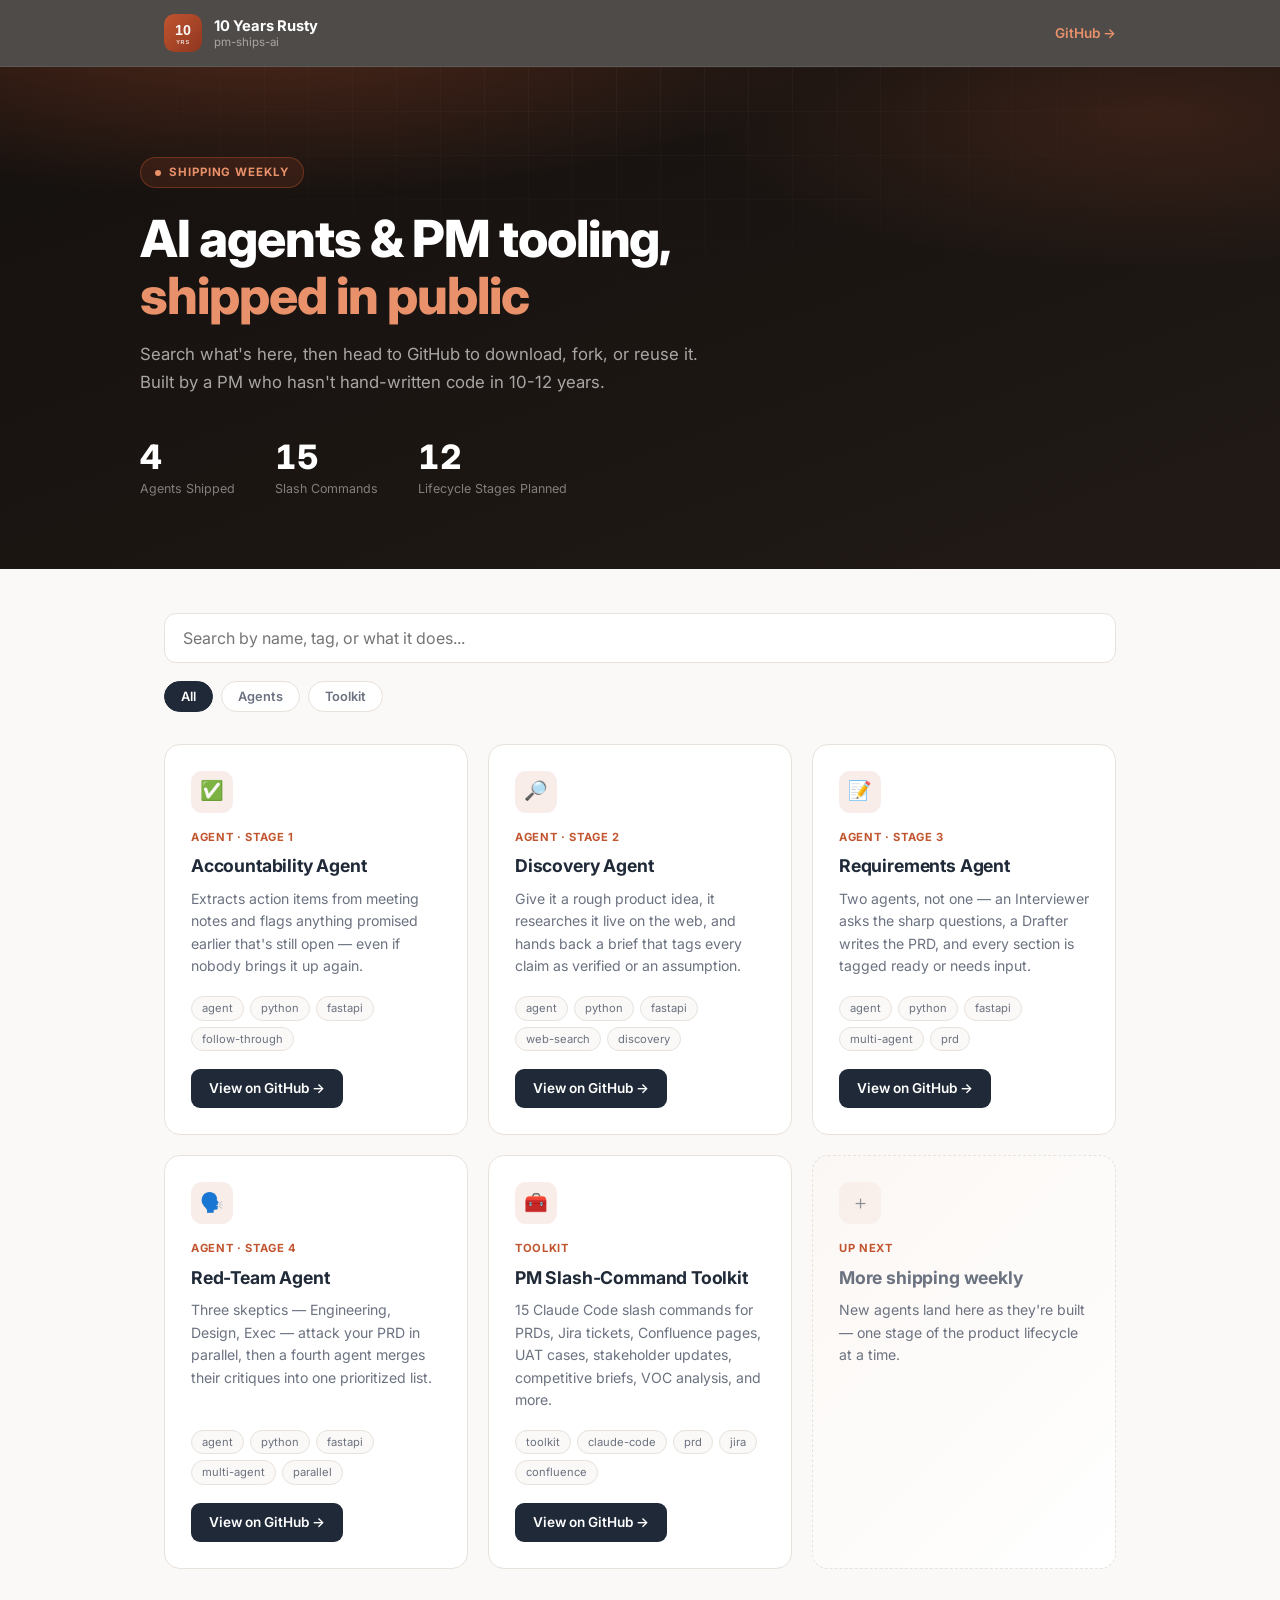
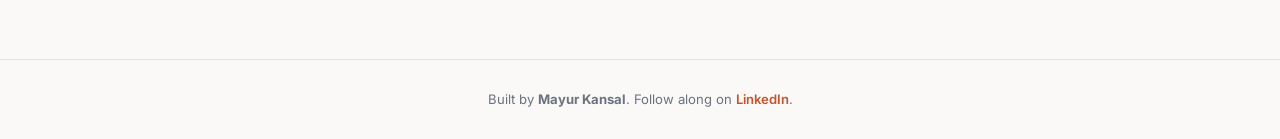
<file: docs/index.html>
<!DOCTYPE html>
<html lang="en">
<head>
<meta charset="UTF-8">
<meta name="viewport" content="width=device-width, initial-scale=1.0">
<title>10 Years Rusty — Mayur Kansal's AI Build Portfolio</title>
<link rel="icon" href="logo.svg" type="image/svg+xml">
<link rel="preconnect" href="https://fonts.googleapis.com">
<link href="https://fonts.googleapis.com/css2?family=Inter:wght@400;500;600;700;800;900&display=swap" rel="stylesheet">
<style>
:root {
  --rust: #C1552F;
  --rust-dark: #8F3620;
  --rust-light: #E8916A;
  --charcoal: #1F2937;
  --muted: #6B7280;
  --bg: #FAF9F7;
  --card-bg: #FFFFFF;
  --border: #E7E2DC;
  --navy: #14100E;
  --navy-2: #211A16;
}
* { box-sizing: border-box; }
html { scroll-behavior: smooth; }
body { margin: 0; background: var(--bg); color: var(--charcoal); font-family: 'Inter', -apple-system, sans-serif; line-height: 1.5; }

/* ── TOPBAR ── */
.topbar { position: sticky; top: 0; z-index: 100; background: rgba(20,16,14,0.75); backdrop-filter: blur(12px); border-bottom: 1px solid rgba(255,255,255,0.08); }
.topbar-inner { max-width: 1000px; margin: 0 auto; padding: 14px 24px; display: flex; align-items: center; justify-content: space-between; }
.brand { display: flex; align-items: center; gap: 12px; }
.brand-logo { width: 38px; height: 38px; border-radius: 10px; display: block; }
.brand-text { display: flex; flex-direction: column; line-height: 1.25; }
.brand-name { font-weight: 700; font-size: 0.92rem; color: #fff; }
.brand-sub { font-size: 0.72rem; color: rgba(255,255,255,0.5); }
.repo-link { font-size: 0.85rem; color: var(--rust-light); text-decoration: none; font-weight: 600; }
.repo-link:hover { color: #fff; }

/* ── HERO ── */
.hero {
  position: relative;
  overflow: hidden;
  background: radial-gradient(ellipse 80% 60% at 20% -10%, rgba(193,85,47,0.35), transparent 60%),
              radial-gradient(ellipse 60% 50% at 90% 10%, rgba(193,85,47,0.18), transparent 60%),
              linear-gradient(160deg, var(--navy) 0%, var(--navy-2) 100%);
  padding: 90px 24px 70px;
}
.hero::before {
  content: '';
  position: absolute; inset: 0;
  background-image: linear-gradient(rgba(255,255,255,0.035) 1px, transparent 1px), linear-gradient(90deg, rgba(255,255,255,0.035) 1px, transparent 1px);
  background-size: 44px 44px;
  mask-image: radial-gradient(ellipse 70% 70% at 50% 0%, black, transparent 75%);
  pointer-events: none;
}
.hero-inner { max-width: 1000px; margin: 0 auto; position: relative; z-index: 1; }
.hero-eyebrow {
  display: inline-flex; align-items: center; gap: 8px;
  background: rgba(193,85,47,0.15); border: 1px solid rgba(193,85,47,0.4);
  color: var(--rust-light); font-size: 0.72rem; font-weight: 700; letter-spacing: 0.08em; text-transform: uppercase;
  padding: 6px 14px; border-radius: 20px; margin-bottom: 22px;
}
.hero-eyebrow .dot { width: 6px; height: 6px; border-radius: 50%; background: var(--rust-light); animation: pulse 2s ease-in-out infinite; }
@keyframes pulse { 0%,100% { opacity: 1; transform: scale(1); } 50% { opacity: 0.4; transform: scale(0.7); } }
.hero h1 { font-size: clamp(2rem, 4.5vw, 3.2rem); font-weight: 800; color: #fff; line-height: 1.1; margin: 0 0 18px; max-width: 680px; letter-spacing: -0.02em; }
.hero h1 span { color: var(--rust-light); }
.hero-copy { font-size: 1.05rem; color: rgba(255,255,255,0.62); max-width: 560px; margin: 0 0 44px; line-height: 1.65; }
.stats { display: flex; gap: 40px; flex-wrap: wrap; }
.stat-num { font-size: 2.1rem; font-weight: 800; color: #fff; line-height: 1; font-variant-numeric: tabular-nums; }
.stat-label { font-size: 0.78rem; color: rgba(255,255,255,0.45); margin-top: 6px; }

/* ── MAIN ── */
.container { max-width: 1000px; margin: 0 auto; padding: 44px 24px 90px; }
.search-box { width: 100%; padding: 14px 18px; border: 1.5px solid var(--border); border-radius: 12px; font-size: 1rem; font-family: inherit; background: var(--card-bg); margin-bottom: 18px; transition: box-shadow 0.2s, border-color 0.2s; }
.search-box:focus { outline: none; border-color: var(--rust); box-shadow: 0 0 0 4px rgba(193,85,47,0.12); }
.filters { display: flex; gap: 8px; flex-wrap: wrap; margin-bottom: 32px; }
.filter-btn { background: var(--card-bg); border: 1.5px solid var(--border); color: var(--muted); font-size: 0.8rem; font-weight: 600; padding: 7px 16px; border-radius: 20px; cursor: pointer; font-family: inherit; transition: all 0.15s; }
.filter-btn:hover { border-color: var(--rust); color: var(--rust); }
.filter-btn.active { background: var(--charcoal); border-color: var(--charcoal); color: #fff; }

.grid { display: grid; grid-template-columns: repeat(auto-fill, minmax(280px, 1fr)); gap: 20px; }
.card {
  background: var(--card-bg); border: 1px solid var(--border); border-radius: 16px; padding: 26px;
  display: flex; flex-direction: column; position: relative; overflow: hidden;
  transition: transform 0.25s cubic-bezier(.2,.8,.2,1), box-shadow 0.25s ease, border-color 0.25s ease;
  opacity: 0; transform: translateY(14px);
}
.card.in { opacity: 1; transform: translateY(0); }
.card::before { content: ''; position: absolute; top: 0; left: 0; right: 0; height: 3px; background: linear-gradient(90deg, var(--rust), var(--rust-light)); transform: scaleX(0); transform-origin: left; transition: transform 0.3s ease; }
.card:hover { transform: translateY(-4px); box-shadow: 0 16px 40px rgba(20,16,14,0.12); border-color: #DCC9BE; }
.card:hover::before { transform: scaleX(1); }
.card-icon { width: 42px; height: 42px; border-radius: 11px; background: rgba(193,85,47,0.1); display: flex; align-items: center; justify-content: center; font-size: 19px; margin-bottom: 16px; }
.card-kind { font-size: 0.7rem; font-weight: 700; letter-spacing: 0.06em; text-transform: uppercase; color: var(--rust); margin-bottom: 8px; }
.card h3 { font-size: 1.1rem; margin: 0 0 8px; letter-spacing: -0.01em; }
.card p { font-size: 0.88rem; color: var(--muted); margin: 0 0 18px; flex: 1; line-height: 1.6; }
.tags { display: flex; flex-wrap: wrap; gap: 6px; margin-bottom: 18px; }
.tag { font-size: 0.7rem; background: var(--bg); border: 1px solid var(--border); color: var(--muted); padding: 3px 10px; border-radius: 20px; }
.card a.btn { align-self: flex-start; background: var(--charcoal); color: #fff; text-decoration: none; font-size: 0.85rem; font-weight: 600; padding: 9px 18px; border-radius: 9px; transition: background 0.15s; }
.card a.btn:hover { background: var(--rust); }
.card.soon { border-style: dashed; background: linear-gradient(135deg, #FBF7F4, var(--card-bg)); }
.card.soon .card-icon { opacity: 0.5; }
.card.soon h3 { color: var(--muted); }
.empty { color: var(--muted); font-size: 0.9rem; text-align: center; padding: 50px 0; display: none; }

.footer { text-align: center; color: var(--muted); font-size: 0.82rem; padding: 30px 24px; border-top: 1px solid var(--border); }
.footer a { color: var(--rust); font-weight: 600; text-decoration: none; }
.footer a:hover { color: var(--rust-dark); text-decoration: underline; }

@media (max-width: 640px) { .stats { gap: 26px; } .hero { padding: 70px 20px 50px; } }
</style>
</head>
<body>

<header class="topbar">
  <div class="topbar-inner">
    <div class="brand">
      <img src="logo.svg" alt="10 Years Rusty" class="brand-logo">
      <div class="brand-text">
        <span class="brand-name">10 Years Rusty</span>
        <span class="brand-sub">pm-ships-ai</span>
      </div>
    </div>
    <a class="repo-link" href="https://github.com/mayurkansal/pm-ships-ai" target="_blank" rel="noopener">GitHub &rarr;</a>
  </div>
</header>

<section class="hero">
  <div class="hero-inner">
    <div class="hero-eyebrow"><span class="dot"></span> Shipping weekly</div>
    <h1>AI agents &amp; PM tooling, <span>shipped in public</span></h1>
    <p class="hero-copy">Search what's here, then head to GitHub to download, fork, or reuse it. Built by a PM who hasn't hand-written code in 10-12 years.</p>
    <div class="stats" id="stats">
      <div><div class="stat-num" data-target="4">0</div><div class="stat-label">Agents Shipped</div></div>
      <div><div class="stat-num" data-target="15">0</div><div class="stat-label">Slash Commands</div></div>
      <div><div class="stat-num" data-target="12">0</div><div class="stat-label">Lifecycle Stages Planned</div></div>
    </div>
  </div>
</section>

<main class="container">
  <input class="search-box" id="search" type="text" placeholder="Search by name, tag, or what it does...">
  <div class="filters" id="filters"></div>

  <div class="grid" id="grid"></div>
  <p class="empty" id="empty">Nothing matches that search — try a different term.</p>
</main>

<footer class="footer">
  Built by <strong>Mayur Kansal</strong>. Follow along on <a href="https://www.linkedin.com/in/mayurkansal" target="_blank" rel="noopener">LinkedIn</a>.
</footer>

<script>
const REPO = "https://github.com/mayurkansal/pm-ships-ai";

const items = [
  {
    kind: "Agent · Stage 1",
    icon: "✅",
    title: "Accountability Agent",
    desc: "Extracts action items from meeting notes and flags anything promised earlier that's still open — even if nobody brings it up again.",
    tags: ["agent", "python", "fastapi", "follow-through"],
    link: REPO + "/tree/main/agents/01-accountability-agent",
    cat: "agents"
  },
  {
    kind: "Agent · Stage 2",
    icon: "🔎",
    title: "Discovery Agent",
    desc: "Give it a rough product idea, it researches it live on the web, and hands back a brief that tags every claim as verified or an assumption.",
    tags: ["agent", "python", "fastapi", "web-search", "discovery"],
    link: REPO + "/tree/main/agents/02-discovery-agent",
    cat: "agents"
  },
  {
    kind: "Agent · Stage 3",
    icon: "📝",
    title: "Requirements Agent",
    desc: "Two agents, not one — an Interviewer asks the sharp questions, a Drafter writes the PRD, and every section is tagged ready or needs input.",
    tags: ["agent", "python", "fastapi", "multi-agent", "prd"],
    link: REPO + "/tree/main/agents/03-requirements-agent",
    cat: "agents"
  },
  {
    kind: "Agent · Stage 4",
    icon: "🗣️",
    title: "Red-Team Agent",
    desc: "Three skeptics — Engineering, Design, Exec — attack your PRD in parallel, then a fourth agent merges their critiques into one prioritized list.",
    tags: ["agent", "python", "fastapi", "multi-agent", "parallel"],
    link: REPO + "/tree/main/agents/04-redteam-agent",
    cat: "agents"
  },
  {
    kind: "Toolkit",
    icon: "🧰",
    title: "PM Slash-Command Toolkit",
    desc: "15 Claude Code slash commands for PRDs, Jira tickets, Confluence pages, UAT cases, stakeholder updates, competitive briefs, VOC analysis, and more.",
    tags: ["toolkit", "claude-code", "prd", "jira", "confluence"],
    link: REPO + "/tree/main/toolkit",
    cat: "toolkit"
  }
];

// Count-up stat animation
document.querySelectorAll(".stat-num").forEach(el => {
  const target = parseInt(el.dataset.target, 10);
  let cur = 0;
  const step = Math.max(1, Math.round(target / 30));
  const tick = () => {
    cur = Math.min(target, cur + step);
    el.textContent = cur;
    if (cur < target) requestAnimationFrame(tick);
  };
  requestAnimationFrame(tick);
});

const grid = document.getElementById("grid");
const empty = document.getElementById("empty");
const search = document.getElementById("search");
const filtersEl = document.getElementById("filters");
let activeFilter = "all";

const cats = ["all", ...new Set(items.map(i => i.cat))];
cats.forEach(cat => {
  const btn = document.createElement("button");
  btn.className = "filter-btn" + (cat === "all" ? " active" : "");
  btn.textContent = cat === "all" ? "All" : cat.charAt(0).toUpperCase() + cat.slice(1);
  btn.onclick = () => {
    activeFilter = cat;
    [...filtersEl.children].forEach(b => b.classList.remove("active"));
    btn.classList.add("active");
    render();
  };
  filtersEl.appendChild(btn);
});

const revealObserver = new IntersectionObserver((entries) => {
  entries.forEach(entry => {
    if (entry.isIntersecting) {
      entry.target.classList.add("in");
      revealObserver.unobserve(entry.target);
    }
  });
}, { threshold: 0.1 });

function render() {
  const q = search.value.trim().toLowerCase();
  grid.innerHTML = "";
  const filtered = items.filter(i => {
    const matchesCat = activeFilter === "all" || i.cat === activeFilter;
    const haystack = (i.title + " " + i.desc + " " + i.tags.join(" ")).toLowerCase();
    const matchesQuery = !q || haystack.includes(q);
    return matchesCat && matchesQuery;
  });

  empty.style.display = filtered.length === 0 ? "block" : "none";

  filtered.forEach((i, idx) => {
    const card = document.createElement("div");
    card.className = "card";
    card.style.transitionDelay = (idx * 60) + "ms";
    card.innerHTML = `
      <div class="card-icon">${i.icon}</div>
      <div class="card-kind">${i.kind}</div>
      <h3>${i.title}</h3>
      <p>${i.desc}</p>
      <div class="tags">${i.tags.map(t => `<span class="tag">${t}</span>`).join("")}</div>
      <a class="btn" href="${i.link}" target="_blank" rel="noopener">View on GitHub &rarr;</a>
    `;
    grid.appendChild(card);
    revealObserver.observe(card);
    requestAnimationFrame(() => requestAnimationFrame(() => card.classList.add("in")));
  });

  if (activeFilter === "all" && !q) {
    const soon = document.createElement("div");
    soon.className = "card soon";
    soon.style.transitionDelay = (filtered.length * 60) + "ms";
    soon.innerHTML = `<div class="card-icon">＋</div><div class="card-kind">Up next</div><h3>More shipping weekly</h3><p>New agents land here as they're built — one stage of the product lifecycle at a time.</p>`;
    grid.appendChild(soon);
    revealObserver.observe(soon);
    requestAnimationFrame(() => requestAnimationFrame(() => soon.classList.add("in")));
  }
}

search.addEventListener("input", render);
render();
</script>
</body>
</html>
</file>
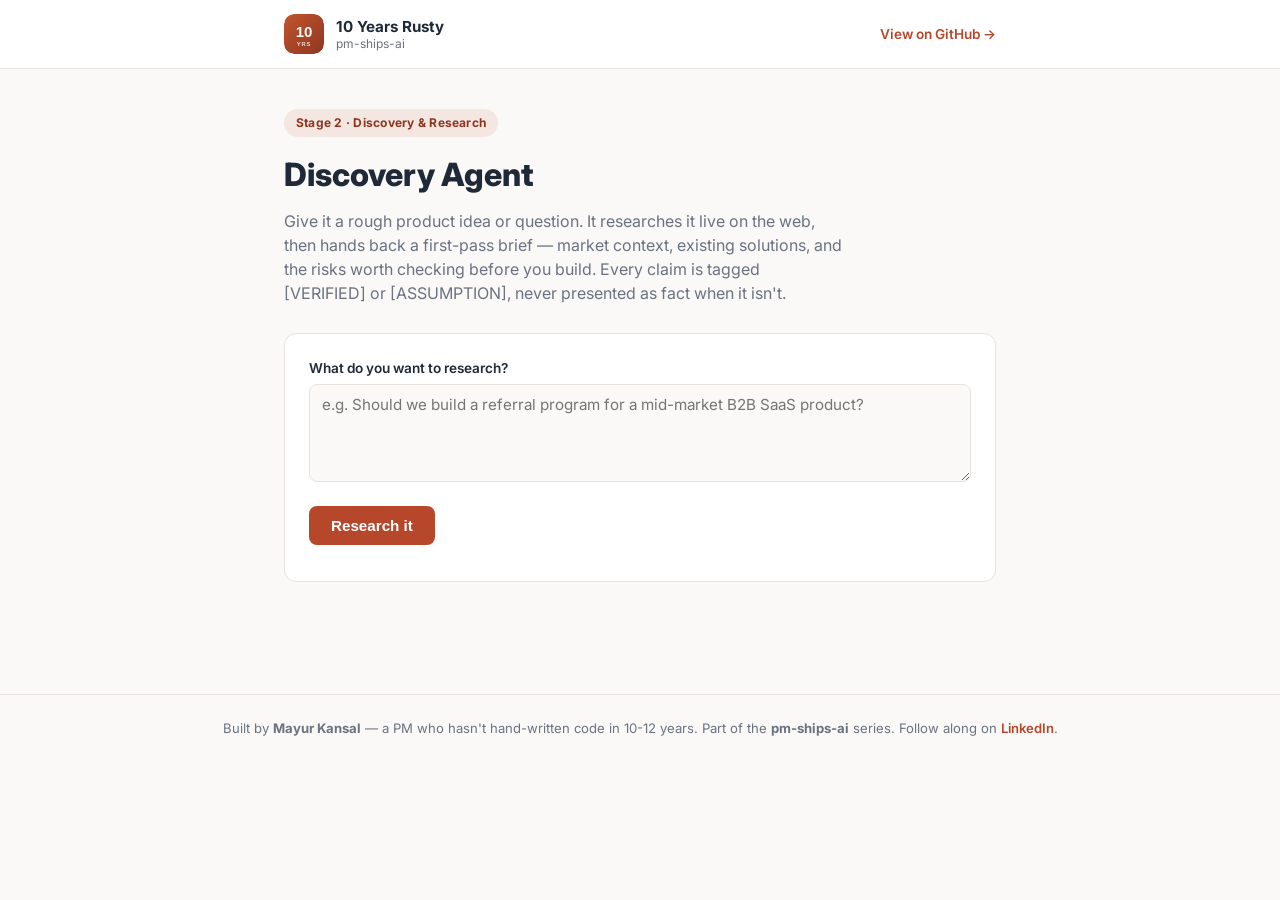
<file: agents/02-discovery-agent/frontend/index.html>
<!DOCTYPE html>
<html lang="en">
<head>
<meta charset="UTF-8">
<meta name="viewport" content="width=device-width, initial-scale=1.0">
<title>Discovery Agent · pm-ships-ai</title>
<link rel="icon" href="logo.svg" type="image/svg+xml">
<link rel="preconnect" href="https://fonts.googleapis.com">
<link href="https://fonts.googleapis.com/css2?family=Inter:wght@400;500;600;700;800&display=swap" rel="stylesheet">
<link rel="stylesheet" href="styles.css">
</head>
<body>
<header class="topbar">
  <div class="topbar-inner">
    <div class="brand">
      <img src="logo.svg" alt="pm-ships-ai" class="brand-logo">
      <div class="brand-text">
        <span class="brand-name">10 Years Rusty</span>
        <span class="brand-sub">pm-ships-ai</span>
      </div>
    </div>
    <a class="repo-link" href="https://github.com/mayurkansal/pm-ships-ai/tree/main/agents/02-discovery-agent" target="_blank" rel="noopener">View on GitHub &rarr;</a>
  </div>
</header>

<main class="container">
  <section class="hero">
    <span class="stage-pill">Stage 2 &middot; Discovery &amp; Research</span>
    <h1>Discovery Agent</h1>
    <p class="hero-copy">Give it a rough product idea or question. It researches it live on the web, then hands back a first-pass brief — market context, existing solutions, and the risks worth checking before you build. Every claim is tagged [VERIFIED] or [ASSUMPTION], never presented as fact when it isn't.</p>
  </section>

  <section class="card panel">
    <div class="field">
      <label for="topic-input">What do you want to research?</label>
      <textarea id="topic-input" rows="4" placeholder="e.g. Should we build a referral program for a mid-market B2B SaaS product?"></textarea>
    </div>
    <button id="research-btn" class="btn-primary">Research it</button>
    <div id="status" class="status-line"></div>
  </section>

  <section id="brief-section" class="results-section hidden">
    <h2>📋 Discovery Brief</h2>
    <div id="brief-content" class="brief-content"></div>
    <div class="export-row">
      <button id="copy-brief-btn" class="btn-secondary">📋 Copy Brief</button>
      <button id="export-report-btn" class="btn-secondary">⬇ Download HTML Report</button>
      <button id="export-deck-btn" class="btn-secondary">⬇ Download Slide Deck</button>
    </div>
    <p class="export-note">All three reuse the research above — no extra API calls, no added cost.</p>
  </section>

  <section id="sources-section" class="results-section hidden">
    <h2>🔗 Sources</h2>
    <ul id="sources-list" class="sources-list"></ul>
  </section>
</main>

<footer class="footer">
  Built by <strong>Mayur Kansal</strong> — a PM who hasn't hand-written code in 10-12 years. Part of the <strong>pm-ships-ai</strong> series. Follow along on <a href="https://www.linkedin.com/in/mayurkansal" target="_blank" rel="noopener">LinkedIn</a>.
</footer>

<script src="app.js"></script>
</body>
</html>
</file>
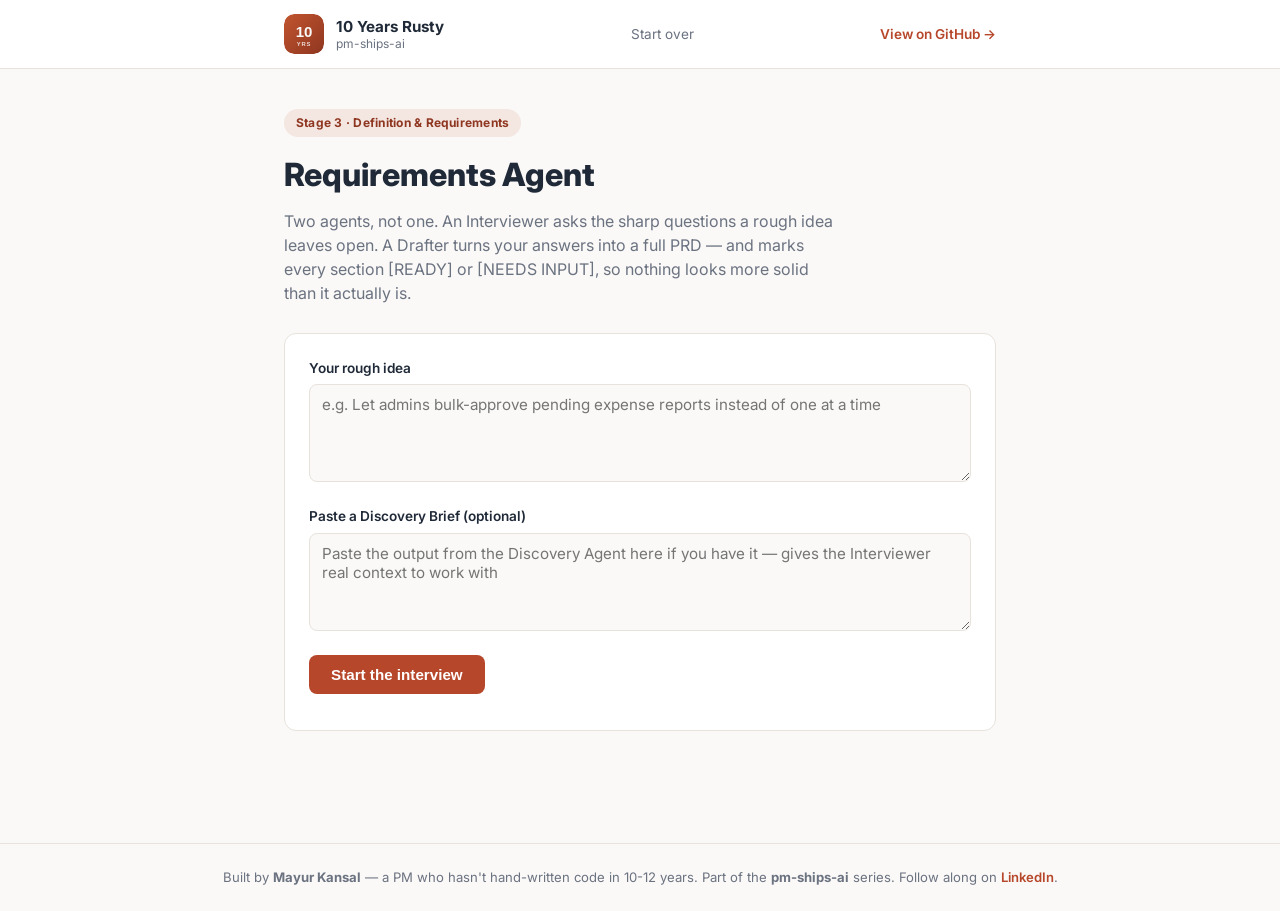
<file: agents/03-requirements-agent/frontend/index.html>
<!DOCTYPE html>
<html lang="en">
<head>
<meta charset="UTF-8">
<meta name="viewport" content="width=device-width, initial-scale=1.0">
<title>Requirements Agent · pm-ships-ai</title>
<link rel="icon" href="logo.svg" type="image/svg+xml">
<link rel="preconnect" href="https://fonts.googleapis.com">
<link href="https://fonts.googleapis.com/css2?family=Inter:wght@400;500;600;700;800&display=swap" rel="stylesheet">
<link rel="stylesheet" href="styles.css">
</head>
<body>
<header class="topbar">
  <div class="topbar-inner">
    <div class="brand">
      <img src="logo.svg" alt="pm-ships-ai" class="brand-logo">
      <div class="brand-text">
        <span class="brand-name">10 Years Rusty</span>
        <span class="brand-sub">pm-ships-ai</span>
      </div>
    </div>
    <button id="reset-btn" class="reset-link" type="button">Start over</button>
    <a class="repo-link" href="https://github.com/mayurkansal/pm-ships-ai/tree/main/agents/03-requirements-agent" target="_blank" rel="noopener">View on GitHub &rarr;</a>
  </div>
</header>

<main class="container">
  <section class="hero">
    <span class="stage-pill">Stage 3 &middot; Definition &amp; Requirements</span>
    <h1>Requirements Agent</h1>
    <p class="hero-copy">Two agents, not one. An Interviewer asks the sharp questions a rough idea leaves open. A Drafter turns your answers into a full PRD — and marks every section [READY] or [NEEDS INPUT], so nothing looks more solid than it actually is.</p>
  </section>

  <section id="step1" class="card panel">
    <div class="field">
      <label for="idea-input">Your rough idea</label>
      <textarea id="idea-input" rows="4" placeholder="e.g. Let admins bulk-approve pending expense reports instead of one at a time"></textarea>
    </div>
    <div class="field">
      <label for="brief-input">Paste a Discovery Brief (optional)</label>
      <textarea id="brief-input" rows="4" placeholder="Paste the output from the Discovery Agent here if you have it — gives the Interviewer real context to work with"></textarea>
    </div>
    <button id="interview-btn" class="btn-primary">Start the interview</button>
    <div id="step1-status" class="status-line"></div>
  </section>

  <section id="step2" class="results-section hidden">
    <h2>🎤 A few sharp questions first</h2>
    <div id="questions-list"></div>
    <button id="draft-btn" class="btn-primary">Draft the PRD</button>
    <div id="step2-status" class="status-line"></div>
  </section>

  <section id="step3" class="results-section hidden">
    <h2>📄 Draft PRD</h2>
    <div id="prd-content" class="brief-content"></div>
  </section>
</main>

<footer class="footer">
  Built by <strong>Mayur Kansal</strong> — a PM who hasn't hand-written code in 10-12 years. Part of the <strong>pm-ships-ai</strong> series. Follow along on <a href="https://www.linkedin.com/in/mayurkansal" target="_blank" rel="noopener">LinkedIn</a>.
</footer>

<script src="app.js"></script>
</body>
</html>
</file>
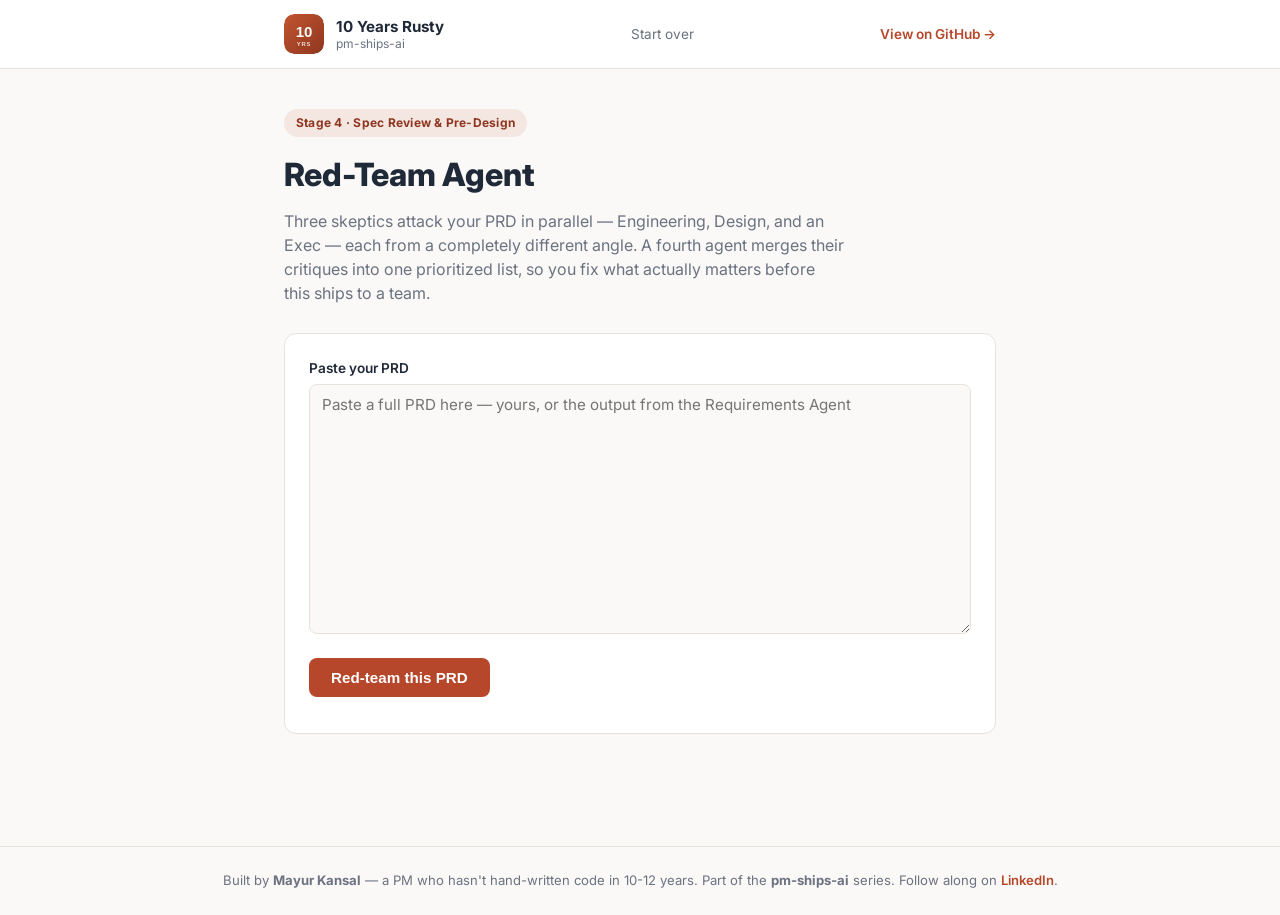
<file: agents/04-redteam-agent/frontend/index.html>
<!DOCTYPE html>
<html lang="en">
<head>
<meta charset="UTF-8">
<meta name="viewport" content="width=device-width, initial-scale=1.0">
<title>Red-Team Agent · pm-ships-ai</title>
<link rel="icon" href="logo.svg" type="image/svg+xml">
<link rel="preconnect" href="https://fonts.googleapis.com">
<link href="https://fonts.googleapis.com/css2?family=Inter:wght@400;500;600;700;800&display=swap" rel="stylesheet">
<link rel="stylesheet" href="styles.css">
</head>
<body>
<header class="topbar">
  <div class="topbar-inner">
    <div class="brand">
      <img src="logo.svg" alt="pm-ships-ai" class="brand-logo">
      <div class="brand-text">
        <span class="brand-name">10 Years Rusty</span>
        <span class="brand-sub">pm-ships-ai</span>
      </div>
    </div>
    <button id="reset-btn" class="reset-link" type="button">Start over</button>
    <a class="repo-link" href="https://github.com/mayurkansal/pm-ships-ai/tree/main/agents/04-redteam-agent" target="_blank" rel="noopener">View on GitHub &rarr;</a>
  </div>
</header>

<main class="container">
  <section class="hero">
    <span class="stage-pill">Stage 4 &middot; Spec Review &amp; Pre-Design</span>
    <h1>Red-Team Agent</h1>
    <p class="hero-copy">Three skeptics attack your PRD in parallel — Engineering, Design, and an Exec — each from a completely different angle. A fourth agent merges their critiques into one prioritized list, so you fix what actually matters before this ships to a team.</p>
  </section>

  <section class="card panel">
    <div class="field">
      <label for="prd-input">Paste your PRD</label>
      <textarea id="prd-input" rows="12" placeholder="Paste a full PRD here — yours, or the output from the Requirements Agent"></textarea>
    </div>
    <button id="redteam-btn" class="btn-primary">Red-team this PRD</button>
    <div id="status" class="status-line"></div>
  </section>

  <section id="synthesis-section" class="results-section hidden">
    <h2>🎯 Prioritized: What Actually Matters</h2>
    <div id="synthesis-content" class="brief-content"></div>
  </section>

  <section id="critiques-section" class="results-section hidden">
    <h2>🗣️ Individual Critiques</h2>
    <div id="critiques-list"></div>
  </section>
</main>

<footer class="footer">
  Built by <strong>Mayur Kansal</strong> — a PM who hasn't hand-written code in 10-12 years. Part of the <strong>pm-ships-ai</strong> series. Follow along on <a href="https://www.linkedin.com/in/mayurkansal" target="_blank" rel="noopener">LinkedIn</a>.
</footer>

<script src="app.js"></script>
</body>
</html>
</file>
<file: agents/02-discovery-agent/frontend/styles.css>
/* pm-ships-ai shared brand tokens — rust/copper theme. Copy this file into
   every new agent's frontend/ folder to keep the family look consistent. */
:root {
  --rust: #B7472A;
  --rust-dark: #8F3620;
  --charcoal: #1F2937;
  --muted: #6B7280;
  --bg: #FAF9F7;
  --card-bg: #FFFFFF;
  --border: #E7E2DC;
  --green: #2F9E44;
  --red: #C0392B;
  --radius: 12px;
}

* { box-sizing: border-box; }

body {
  margin: 0;
  background: var(--bg);
  color: var(--charcoal);
  font-family: 'Inter', -apple-system, BlinkMacSystemFont, sans-serif;
  line-height: 1.5;
}

.topbar {
  border-bottom: 1px solid var(--border);
  background: var(--card-bg);
}
.topbar-inner {
  max-width: 760px;
  margin: 0 auto;
  padding: 14px 24px;
  display: flex;
  align-items: center;
  justify-content: space-between;
}
.brand { display: flex; align-items: center; gap: 12px; }
.brand-logo { width: 40px; height: 40px; border-radius: 10px; display: block; }
.brand-text { display: flex; flex-direction: column; line-height: 1.25; }
.brand-name { font-weight: 700; font-size: 0.95rem; }
.brand-sub { font-size: 0.75rem; color: var(--muted); }
.repo-link { font-size: 0.85rem; color: var(--rust); text-decoration: none; font-weight: 600; }
.repo-link:hover { color: var(--rust-dark); }
.reset-link { font-size: 0.85rem; color: var(--muted); background: none; border: none; font-family: inherit; cursor: pointer; padding: 0; }
.reset-link:hover { color: var(--charcoal); text-decoration: underline; }

.container { max-width: 760px; margin: 0 auto; padding: 40px 24px 80px; }

.hero { margin-bottom: 28px; }
.stage-pill {
  display: inline-block;
  background: rgba(183, 71, 42, 0.1);
  color: var(--rust-dark);
  font-size: 0.75rem;
  font-weight: 700;
  padding: 5px 12px;
  border-radius: 999px;
  margin-bottom: 14px;
  letter-spacing: 0.02em;
}
.hero h1 { font-size: 2rem; margin: 0 0 10px; font-weight: 800; }
.hero-copy { color: var(--muted); margin: 0; max-width: 560px; }

.card, .panel {
  background: var(--card-bg);
  border: 1px solid var(--border);
  border-radius: var(--radius);
  padding: 24px;
}
.panel { margin-bottom: 32px; }

.field { margin-bottom: 18px; }
.field label { display: block; font-weight: 600; font-size: 0.85rem; margin-bottom: 6px; }
.field input, .field textarea {
  width: 100%;
  border: 1px solid var(--border);
  border-radius: 8px;
  padding: 10px 12px;
  font-family: inherit;
  font-size: 0.95rem;
  color: var(--charcoal);
  background: var(--bg);
  resize: vertical;
}
.field input:focus, .field textarea:focus {
  outline: none;
  border-color: var(--rust);
  box-shadow: 0 0 0 3px rgba(183, 71, 42, 0.12);
}

.btn-primary {
  background: var(--rust);
  color: #fff;
  border: none;
  border-radius: 8px;
  padding: 11px 22px;
  font-weight: 600;
  font-size: 0.95rem;
  cursor: pointer;
  transition: background 0.15s ease;
}
.btn-primary:hover { background: var(--rust-dark); }
.btn-primary:disabled { opacity: 0.6; cursor: not-allowed; }

.btn-secondary {
  background: transparent;
  border: 1px solid var(--border);
  border-radius: 8px;
  padding: 7px 14px;
  font-weight: 600;
  font-size: 0.85rem;
  color: var(--charcoal);
  cursor: pointer;
  margin-top: 10px;
}
.btn-secondary:hover { border-color: var(--rust); color: var(--rust); }

.status-line { margin-top: 12px; font-size: 0.9rem; color: var(--muted); }

.results-section { margin-bottom: 32px; }
.results-section h2 { font-size: 1.05rem; margin: 0 0 12px; }

.card-list { display: flex; flex-direction: column; gap: 10px; }
.item-card {
  background: var(--card-bg);
  border: 1px solid var(--border);
  border-left: 4px solid var(--border);
  border-radius: 10px;
  padding: 14px 16px;
}
.item-card.border-rust { border-left-color: var(--rust); }
.item-card.border-green { border-left-color: var(--green); }
.item-card.border-red { border-left-color: var(--red); }
.item-title { font-weight: 700; }
.item-meta { font-size: 0.85rem; color: var(--muted); margin-top: 4px; }

.empty-note { color: var(--muted); font-size: 0.9rem; }

.brief-content {
  background: var(--card-bg);
  border: 1px solid var(--border);
  border-radius: 12px;
  padding: 24px 28px;
}
.brief-content h3 { font-size: 1.05rem; margin: 20px 0 10px; color: var(--rust); }
.brief-content h3:first-child { margin-top: 0; }
.brief-content p { margin: 0 0 12px; line-height: 1.65; }
.brief-content ul { margin: 0 0 12px; padding-left: 20px; }
.brief-content li { margin-bottom: 8px; line-height: 1.6; }

.tag-verified, .tag-assumption {
  display: inline-block;
  font-size: 0.7rem;
  font-weight: 700;
  letter-spacing: 0.03em;
  padding: 2px 8px;
  border-radius: 20px;
  margin-left: 4px;
}
.tag-verified { background: rgba(47, 158, 68, 0.12); color: var(--green); }
.tag-assumption { background: rgba(192, 57, 43, 0.1); color: var(--red); }

.sources-list { list-style: none; padding: 0; margin: 0; display: flex; flex-direction: column; gap: 8px; }
.sources-list li {
  background: var(--card-bg);
  border: 1px solid var(--border);
  border-radius: 8px;
  padding: 10px 14px;
}
.sources-list a { color: var(--rust); text-decoration: none; font-size: 0.9rem; font-weight: 500; }
.sources-list a:hover { color: var(--rust-dark); text-decoration: underline; }

.export-row { display: flex; gap: 10px; flex-wrap: wrap; margin-top: 18px; }
.export-note { font-size: 0.8rem; color: var(--muted); margin-top: 8px; }

.field input[type="file"] {
  border: 1px dashed var(--border);
  border-radius: 8px;
  padding: 10px 12px;
  background: var(--bg);
  font-size: 0.85rem;
  color: var(--muted);
  width: 100%;
}

.ask-answer {
  margin-top: 14px;
  padding: 14px 16px;
  background: var(--bg);
  border: 1px solid var(--border);
  border-radius: 8px;
  font-size: 0.92rem;
  white-space: pre-wrap;
}

.all-items { margin-top: 8px; color: var(--muted); font-size: 0.9rem; }
.all-items summary { cursor: pointer; font-weight: 600; color: var(--charcoal); }
.all-items ul { margin-top: 10px; padding-left: 20px; }

.hidden { display: none; }

.footer {
  text-align: center;
  color: var(--muted);
  font-size: 0.82rem;
  padding: 24px;
  border-top: 1px solid var(--border);
}
.footer a {
  color: var(--rust);
  font-weight: 600;
  text-decoration: none;
}
.footer a:hover {
  color: var(--rust-dark);
  text-decoration: underline;
}
</file>
<file: agents/03-requirements-agent/frontend/styles.css>
/* pm-ships-ai shared brand tokens — rust/copper theme. Copy this file into
   every new agent's frontend/ folder to keep the family look consistent. */
:root {
  --rust: #B7472A;
  --rust-dark: #8F3620;
  --charcoal: #1F2937;
  --muted: #6B7280;
  --bg: #FAF9F7;
  --card-bg: #FFFFFF;
  --border: #E7E2DC;
  --green: #2F9E44;
  --red: #C0392B;
  --radius: 12px;
}

* { box-sizing: border-box; }

body {
  margin: 0;
  background: var(--bg);
  color: var(--charcoal);
  font-family: 'Inter', -apple-system, BlinkMacSystemFont, sans-serif;
  line-height: 1.5;
}

.topbar {
  border-bottom: 1px solid var(--border);
  background: var(--card-bg);
}
.topbar-inner {
  max-width: 760px;
  margin: 0 auto;
  padding: 14px 24px;
  display: flex;
  align-items: center;
  justify-content: space-between;
}
.brand { display: flex; align-items: center; gap: 12px; }
.brand-logo { width: 40px; height: 40px; border-radius: 10px; display: block; }
.brand-text { display: flex; flex-direction: column; line-height: 1.25; }
.brand-name { font-weight: 700; font-size: 0.95rem; }
.brand-sub { font-size: 0.75rem; color: var(--muted); }
.repo-link { font-size: 0.85rem; color: var(--rust); text-decoration: none; font-weight: 600; }
.repo-link:hover { color: var(--rust-dark); }
.reset-link { font-size: 0.85rem; color: var(--muted); background: none; border: none; font-family: inherit; cursor: pointer; padding: 0; }
.reset-link:hover { color: var(--charcoal); text-decoration: underline; }

.container { max-width: 760px; margin: 0 auto; padding: 40px 24px 80px; }

.hero { margin-bottom: 28px; }
.stage-pill {
  display: inline-block;
  background: rgba(183, 71, 42, 0.1);
  color: var(--rust-dark);
  font-size: 0.75rem;
  font-weight: 700;
  padding: 5px 12px;
  border-radius: 999px;
  margin-bottom: 14px;
  letter-spacing: 0.02em;
}
.hero h1 { font-size: 2rem; margin: 0 0 10px; font-weight: 800; }
.hero-copy { color: var(--muted); margin: 0; max-width: 560px; }

.card, .panel {
  background: var(--card-bg);
  border: 1px solid var(--border);
  border-radius: var(--radius);
  padding: 24px;
}
.panel { margin-bottom: 32px; }

.field { margin-bottom: 18px; }
.field label { display: block; font-weight: 600; font-size: 0.85rem; margin-bottom: 6px; }
.field input, .field textarea {
  width: 100%;
  border: 1px solid var(--border);
  border-radius: 8px;
  padding: 10px 12px;
  font-family: inherit;
  font-size: 0.95rem;
  color: var(--charcoal);
  background: var(--bg);
  resize: vertical;
}
.field input:focus, .field textarea:focus {
  outline: none;
  border-color: var(--rust);
  box-shadow: 0 0 0 3px rgba(183, 71, 42, 0.12);
}

.btn-primary {
  background: var(--rust);
  color: #fff;
  border: none;
  border-radius: 8px;
  padding: 11px 22px;
  font-weight: 600;
  font-size: 0.95rem;
  cursor: pointer;
  transition: background 0.15s ease;
}
.btn-primary:hover { background: var(--rust-dark); }
.btn-primary:disabled { opacity: 0.6; cursor: not-allowed; }

.btn-secondary {
  background: transparent;
  border: 1px solid var(--border);
  border-radius: 8px;
  padding: 7px 14px;
  font-weight: 600;
  font-size: 0.85rem;
  color: var(--charcoal);
  cursor: pointer;
  margin-top: 10px;
}
.btn-secondary:hover { border-color: var(--rust); color: var(--rust); }

.status-line { margin-top: 12px; font-size: 0.9rem; color: var(--muted); }

.results-section { margin-bottom: 32px; }
.results-section h2 { font-size: 1.05rem; margin: 0 0 12px; }

.card-list { display: flex; flex-direction: column; gap: 10px; }
.item-card {
  background: var(--card-bg);
  border: 1px solid var(--border);
  border-left: 4px solid var(--border);
  border-radius: 10px;
  padding: 14px 16px;
}
.item-card.border-rust { border-left-color: var(--rust); }
.item-card.border-green { border-left-color: var(--green); }
.item-card.border-red { border-left-color: var(--red); }
.item-title { font-weight: 700; }
.item-meta { font-size: 0.85rem; color: var(--muted); margin-top: 4px; }

.empty-note { color: var(--muted); font-size: 0.9rem; }

.brief-content {
  background: var(--card-bg);
  border: 1px solid var(--border);
  border-radius: 12px;
  padding: 24px 28px;
}
.brief-content h3 { font-size: 1.05rem; margin: 20px 0 10px; color: var(--rust); }
.brief-content h3:first-child { margin-top: 0; }
.brief-content p { margin: 0 0 12px; line-height: 1.65; }
.brief-content ul { margin: 0 0 12px; padding-left: 20px; }
.brief-content li { margin-bottom: 8px; line-height: 1.6; }

.tag-verified, .tag-assumption {
  display: inline-block;
  font-size: 0.7rem;
  font-weight: 700;
  letter-spacing: 0.03em;
  padding: 2px 8px;
  border-radius: 20px;
  margin-left: 4px;
}
.tag-verified { background: rgba(47, 158, 68, 0.12); color: var(--green); }
.tag-assumption { background: rgba(192, 57, 43, 0.1); color: var(--red); }

.sources-list { list-style: none; padding: 0; margin: 0; display: flex; flex-direction: column; gap: 8px; }
.sources-list li {
  background: var(--card-bg);
  border: 1px solid var(--border);
  border-radius: 8px;
  padding: 10px 14px;
}
.sources-list a { color: var(--rust); text-decoration: none; font-size: 0.9rem; font-weight: 500; }
.sources-list a:hover { color: var(--rust-dark); text-decoration: underline; }

.export-row { display: flex; gap: 10px; flex-wrap: wrap; margin-top: 18px; }
.export-note { font-size: 0.8rem; color: var(--muted); margin-top: 8px; }

.field input[type="file"] {
  border: 1px dashed var(--border);
  border-radius: 8px;
  padding: 10px 12px;
  background: var(--bg);
  font-size: 0.85rem;
  color: var(--muted);
  width: 100%;
}

.ask-answer {
  margin-top: 14px;
  padding: 14px 16px;
  background: var(--bg);
  border: 1px solid var(--border);
  border-radius: 8px;
  font-size: 0.92rem;
  white-space: pre-wrap;
}

.all-items { margin-top: 8px; color: var(--muted); font-size: 0.9rem; }
.all-items summary { cursor: pointer; font-weight: 600; color: var(--charcoal); }
.all-items ul { margin-top: 10px; padding-left: 20px; }

.hidden { display: none; }

.footer {
  text-align: center;
  color: var(--muted);
  font-size: 0.82rem;
  padding: 24px;
  border-top: 1px solid var(--border);
}
.footer a {
  color: var(--rust);
  font-weight: 600;
  text-decoration: none;
}
.footer a:hover {
  color: var(--rust-dark);
  text-decoration: underline;
}
</file>
<file: agents/04-redteam-agent/frontend/styles.css>
/* pm-ships-ai shared brand tokens — rust/copper theme. Copy this file into
   every new agent's frontend/ folder to keep the family look consistent. */
:root {
  --rust: #B7472A;
  --rust-dark: #8F3620;
  --charcoal: #1F2937;
  --muted: #6B7280;
  --bg: #FAF9F7;
  --card-bg: #FFFFFF;
  --border: #E7E2DC;
  --green: #2F9E44;
  --red: #C0392B;
  --radius: 12px;
}

* { box-sizing: border-box; }

body {
  margin: 0;
  background: var(--bg);
  color: var(--charcoal);
  font-family: 'Inter', -apple-system, BlinkMacSystemFont, sans-serif;
  line-height: 1.5;
}

.topbar {
  border-bottom: 1px solid var(--border);
  background: var(--card-bg);
}
.topbar-inner {
  max-width: 760px;
  margin: 0 auto;
  padding: 14px 24px;
  display: flex;
  align-items: center;
  justify-content: space-between;
}
.brand { display: flex; align-items: center; gap: 12px; }
.brand-logo { width: 40px; height: 40px; border-radius: 10px; display: block; }
.brand-text { display: flex; flex-direction: column; line-height: 1.25; }
.brand-name { font-weight: 700; font-size: 0.95rem; }
.brand-sub { font-size: 0.75rem; color: var(--muted); }
.repo-link { font-size: 0.85rem; color: var(--rust); text-decoration: none; font-weight: 600; }
.repo-link:hover { color: var(--rust-dark); }
.reset-link { font-size: 0.85rem; color: var(--muted); background: none; border: none; font-family: inherit; cursor: pointer; padding: 0; }
.reset-link:hover { color: var(--charcoal); text-decoration: underline; }

.container { max-width: 760px; margin: 0 auto; padding: 40px 24px 80px; }

.hero { margin-bottom: 28px; }
.stage-pill {
  display: inline-block;
  background: rgba(183, 71, 42, 0.1);
  color: var(--rust-dark);
  font-size: 0.75rem;
  font-weight: 700;
  padding: 5px 12px;
  border-radius: 999px;
  margin-bottom: 14px;
  letter-spacing: 0.02em;
}
.hero h1 { font-size: 2rem; margin: 0 0 10px; font-weight: 800; }
.hero-copy { color: var(--muted); margin: 0; max-width: 560px; }

.card, .panel {
  background: var(--card-bg);
  border: 1px solid var(--border);
  border-radius: var(--radius);
  padding: 24px;
}
.panel { margin-bottom: 32px; }

.field { margin-bottom: 18px; }
.field label { display: block; font-weight: 600; font-size: 0.85rem; margin-bottom: 6px; }
.field input, .field textarea {
  width: 100%;
  border: 1px solid var(--border);
  border-radius: 8px;
  padding: 10px 12px;
  font-family: inherit;
  font-size: 0.95rem;
  color: var(--charcoal);
  background: var(--bg);
  resize: vertical;
}
.field input:focus, .field textarea:focus {
  outline: none;
  border-color: var(--rust);
  box-shadow: 0 0 0 3px rgba(183, 71, 42, 0.12);
}

.btn-primary {
  background: var(--rust);
  color: #fff;
  border: none;
  border-radius: 8px;
  padding: 11px 22px;
  font-weight: 600;
  font-size: 0.95rem;
  cursor: pointer;
  transition: background 0.15s ease;
}
.btn-primary:hover { background: var(--rust-dark); }
.btn-primary:disabled { opacity: 0.6; cursor: not-allowed; }

.btn-secondary {
  background: transparent;
  border: 1px solid var(--border);
  border-radius: 8px;
  padding: 7px 14px;
  font-weight: 600;
  font-size: 0.85rem;
  color: var(--charcoal);
  cursor: pointer;
  margin-top: 10px;
}
.btn-secondary:hover { border-color: var(--rust); color: var(--rust); }

.status-line { margin-top: 12px; font-size: 0.9rem; color: var(--muted); }

.results-section { margin-bottom: 32px; }
.results-section h2 { font-size: 1.05rem; margin: 0 0 12px; }

.card-list { display: flex; flex-direction: column; gap: 10px; }
.item-card {
  background: var(--card-bg);
  border: 1px solid var(--border);
  border-left: 4px solid var(--border);
  border-radius: 10px;
  padding: 14px 16px;
}
.item-card.border-rust { border-left-color: var(--rust); }
.item-card.border-green { border-left-color: var(--green); }
.item-card.border-red { border-left-color: var(--red); }
.item-title { font-weight: 700; }
.item-meta { font-size: 0.85rem; color: var(--muted); margin-top: 4px; }

.empty-note { color: var(--muted); font-size: 0.9rem; }

.brief-content {
  background: var(--card-bg);
  border: 1px solid var(--border);
  border-radius: 12px;
  padding: 24px 28px;
}
.brief-content h3 { font-size: 1.05rem; margin: 20px 0 10px; color: var(--rust); }
.brief-content h3:first-child { margin-top: 0; }
.brief-content p { margin: 0 0 12px; line-height: 1.65; }
.brief-content ul { margin: 0 0 12px; padding-left: 20px; }
.brief-content li { margin-bottom: 8px; line-height: 1.6; }

.tag-verified, .tag-assumption {
  display: inline-block;
  font-size: 0.7rem;
  font-weight: 700;
  letter-spacing: 0.03em;
  padding: 2px 8px;
  border-radius: 20px;
  margin-left: 4px;
}
.tag-verified { background: rgba(47, 158, 68, 0.12); color: var(--green); }
.tag-assumption { background: rgba(192, 57, 43, 0.1); color: var(--red); }

.sources-list { list-style: none; padding: 0; margin: 0; display: flex; flex-direction: column; gap: 8px; }
.sources-list li {
  background: var(--card-bg);
  border: 1px solid var(--border);
  border-radius: 8px;
  padding: 10px 14px;
}
.sources-list a { color: var(--rust); text-decoration: none; font-size: 0.9rem; font-weight: 500; }
.sources-list a:hover { color: var(--rust-dark); text-decoration: underline; }

.export-row { display: flex; gap: 10px; flex-wrap: wrap; margin-top: 18px; }
.export-note { font-size: 0.8rem; color: var(--muted); margin-top: 8px; }

.field input[type="file"] {
  border: 1px dashed var(--border);
  border-radius: 8px;
  padding: 10px 12px;
  background: var(--bg);
  font-size: 0.85rem;
  color: var(--muted);
  width: 100%;
}

.ask-answer {
  margin-top: 14px;
  padding: 14px 16px;
  background: var(--bg);
  border: 1px solid var(--border);
  border-radius: 8px;
  font-size: 0.92rem;
  white-space: pre-wrap;
}

.all-items { margin-top: 8px; color: var(--muted); font-size: 0.9rem; }
.all-items summary { cursor: pointer; font-weight: 600; color: var(--charcoal); }
.all-items ul { margin-top: 10px; padding-left: 20px; }

.hidden { display: none; }

.footer {
  text-align: center;
  color: var(--muted);
  font-size: 0.82rem;
  padding: 24px;
  border-top: 1px solid var(--border);
}
.footer a {
  color: var(--rust);
  font-weight: 600;
  text-decoration: none;
}
.footer a:hover {
  color: var(--rust-dark);
  text-decoration: underline;
}

.critic-details {
  background: var(--card-bg);
  border: 1px solid var(--border);
  border-radius: 12px;
  padding: 16px 20px;
  margin-bottom: 12px;
}
.critic-details summary {
  cursor: pointer;
  font-weight: 700;
  color: var(--charcoal);
}
.critic-details[open] summary {
  margin-bottom: 12px;
  color: var(--rust);
}
.critic-details .brief-content {
  border: none;
  padding: 0;
}
</file>
